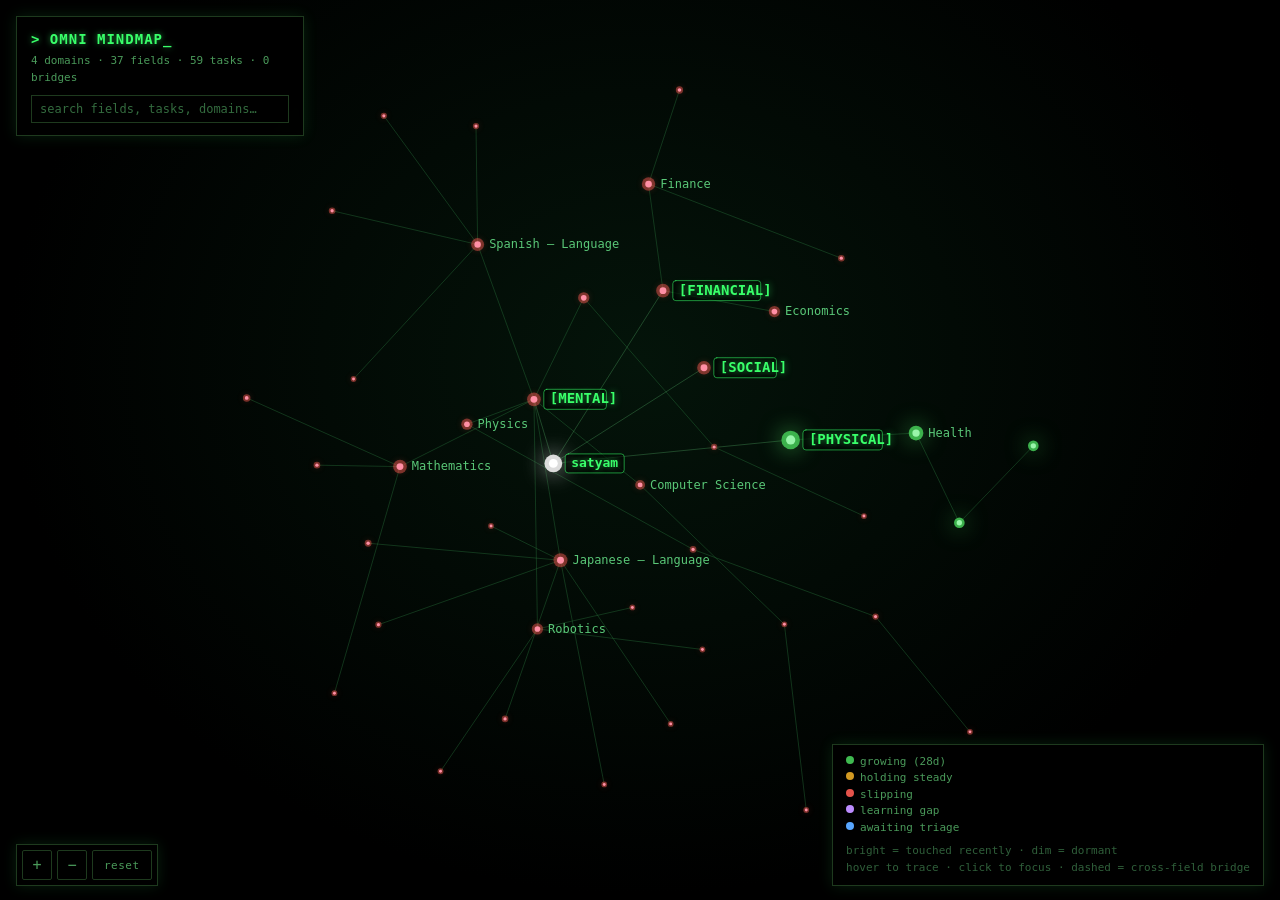
<file: static/mindmap.html>
<!DOCTYPE html>
<html lang="en">
<head>
<meta charset="utf-8">
<meta name="viewport" content="width=device-width, initial-scale=1">
<title>Omni Mindmap</title>
<style>
  * { box-sizing: border-box; margin: 0; padding: 0; }
  :root {
    --grn: #39ff6a; --grn-dim: #4a9a5a; --grn-deep: #1e3a1e;
    --red: #ff5555; --amb: #ffb86c; --pur: #bc8cff; --wht: #e6e6e6;
    --bg: #000;
  }
  html, body { height: 100%; background: var(--bg); overflow: hidden; }
  body { color: var(--grn); font: 12px/1.5 ui-monospace, "Cascadia Mono", Menlo, Consolas, monospace; }
  #cv { position: fixed; inset: 0; width: 100vw; height: 100vh; display: block;
        background: radial-gradient(ellipse at 50% 40%, #04140a 0%, #000 70%); cursor: grab; }
  #cv.drag { cursor: grabbing; }

  .panel { position: fixed; background: rgba(0,0,0,.82); border: 1px solid var(--grn-deep);
           box-shadow: 0 0 14px rgba(57,255,106,.12); backdrop-filter: blur(3px); z-index: 20; }

  #hud { top: 16px; left: 16px; padding: 12px 14px; width: 288px; }
  #hud h1 { font-size: 14px; letter-spacing: 1px; text-transform: uppercase; margin-bottom: 3px;
            color: var(--grn); text-shadow: 0 0 6px rgba(57,255,106,.6); }
  #hud h1 .cursor { animation: blink 1.1s steps(1) infinite; }
  @keyframes blink { 50% { opacity: 0; } }
  #stats { color: var(--grn-dim); font-size: 11px; margin-bottom: 9px; }
  #search { width: 100%; background: #000; border: 1px solid var(--grn-deep); color: var(--grn);
            font: 12px ui-monospace, monospace; padding: 6px 8px; outline: none; }
  #search:focus { border-color: var(--grn); box-shadow: 0 0 8px rgba(57,255,106,.25); }
  #search::placeholder { color: var(--grn-dim); opacity: .7; }
  #results { margin-top: 6px; max-height: 210px; overflow-y: auto; display: none; }
  #results.on { display: block; }
  #results div { padding: 3px 6px; color: var(--grn-dim); cursor: pointer; white-space: nowrap;
                 overflow: hidden; text-overflow: ellipsis; border-left: 2px solid transparent; }
  #results div:hover, #results div.sel { color: var(--grn); border-left-color: var(--grn); background: rgba(57,255,106,.06); }
  #results .t { color: #2f5f3a; font-size: 10px; }

  #detail { top: 16px; right: 16px; width: 300px; padding: 13px 15px; display: none; }
  #detail.on { display: block; }
  #detail .close { position: absolute; top: 8px; right: 11px; color: var(--grn-dim); cursor: pointer; font-size: 14px; }
  #detail .close:hover { color: var(--grn); }
  #detail .kicker { font-size: 10px; letter-spacing: 1.5px; text-transform: uppercase; color: var(--grn-dim); }
  #detail h2 { font-size: 15px; color: var(--grn); margin: 3px 0 10px; line-height: 1.35;
               text-shadow: 0 0 6px rgba(57,255,106,.4); overflow-wrap: anywhere; }
  #detail .row { display: flex; justify-content: space-between; gap: 12px; padding: 3px 0; color: var(--grn-dim); }
  #detail .row b { color: var(--wht); font-weight: normal; }
  #detail .pos { color: var(--grn); } #detail .neg { color: var(--red); } #detail .neu { color: var(--amb); }
  #detail .warm { margin-top: 10px; }
  #detail .warm .bar { height: 5px; background: var(--grn-deep); margin-top: 4px; overflow: hidden; }
  #detail .warm .bar i { display: block; height: 100%; background: var(--grn); box-shadow: 0 0 8px var(--grn); }
  #detail .conn { margin-top: 11px; border-top: 1px solid var(--grn-deep); padding-top: 9px; }
  #detail .conn .h { color: var(--grn-dim); font-size: 10px; text-transform: uppercase; letter-spacing: 1px; margin-bottom: 5px; }
  #detail .chip { display: inline-block; color: var(--grn-dim); border: 1px solid var(--grn-deep);
                  padding: 2px 7px; margin: 0 4px 4px 0; cursor: pointer; font-size: 11px; border-radius: 2px; }
  #detail .chip:hover { color: var(--grn); border-color: var(--grn); }

  #legend { bottom: 14px; right: 16px; padding: 9px 13px; color: var(--grn-dim); font-size: 11px; }
  #legend .dot { display: inline-block; width: 8px; height: 8px; border-radius: 50%; margin-right: 6px; vertical-align: 1px; }
  #legend .hint { margin-top: 7px; color: #2f5f3a; }

  #ctl { bottom: 14px; left: 16px; padding: 5px; display: flex; gap: 5px; }
  #ctl button { background: #000; color: var(--grn-dim); border: 1px solid var(--grn-deep);
                width: 30px; height: 30px; font: 15px monospace; cursor: pointer; border-radius: 2px; }
  #ctl button:hover { color: var(--grn); border-color: var(--grn); }
  #ctl button.wide { width: auto; padding: 0 11px; font-size: 11px; letter-spacing: .5px; }

  #tooltip { position: fixed; display: none; padding: 6px 10px; z-index: 30; pointer-events: none;
             background: rgba(0,0,0,.9); border: 1px solid var(--grn-deep); color: var(--grn);
             font: 11px monospace; max-width: 300px; box-shadow: 0 0 10px rgba(57,255,106,.2); }
  #tooltip b { color: var(--grn); text-shadow: 0 0 4px rgba(57,255,106,.5); }

  @media (max-width: 640px) {
    #hud { width: calc(100vw - 32px); } #detail { display: none !important; }
    #legend { display: none; }
  }
</style>
</head>
<body>
<canvas id="cv"></canvas>

<div id="hud" class="panel">
  <h1>&gt; omni mindmap<span class="cursor">_</span></h1>
  <div id="stats">loading…</div>
  <input id="search" placeholder="search fields, tasks, domains…" autocomplete="off" spellcheck="false">
  <div id="results"></div>
</div>

<div id="detail" class="panel">
  <span class="close" id="detailClose">×</span>
  <div class="kicker" id="dKicker"></div>
  <h2 id="dTitle"></h2>
  <div id="dRows"></div>
  <div class="warm">
    <div class="row"><span>warmth · recency</span><b id="dWarmTxt"></b></div>
    <div class="bar"><i id="dWarmBar"></i></div>
  </div>
  <div class="conn" id="dConn"></div>
</div>

<div id="legend" class="panel">
  <div><span class="dot" style="background:#3fb950"></span>growing (28d)</div>
  <div><span class="dot" style="background:#d29922"></span>holding steady</div>
  <div><span class="dot" style="background:#e5534b"></span>slipping</div>
  <div><span class="dot" style="background:#bc8cff"></span>learning gap</div>
  <div><span class="dot" style="background:#58a6ff"></span>awaiting triage</div>
  <div class="hint">bright = touched recently · dim = dormant<br>hover to trace · click to focus · dashed = cross-field bridge</div>
</div>

<div id="ctl" class="panel">
  <button id="zin" title="zoom in">+</button>
  <button id="zout" title="zoom out">−</button>
  <button id="reset" class="wide" title="reset view">reset</button>
</div>

<div id="tooltip"></div>

<script>
"use strict";
const cv = document.getElementById('cv'), ctx = cv.getContext('2d');
const tip = document.getElementById('tooltip');
let W = 0, H = 0, DPR = 1;

// ---- data ----
let NODES = [], EDGES = [], BY = new Map();
const nbr = new Map();      // id -> Set of neighbor ids
const inc = new Map();      // id -> [edges]
let bounds = { minx: -1, miny: -1, maxx: 1, maxy: 1 };

// ---- camera ----
const cam = { x: 0, y: 0, z: 1 };            // current
const target = { x: 0, y: 0, z: 1 };         // animated toward
let animating = false;
const MINZ = 0.12, MAXZ = 6.5;

// ---- interaction state ----
let hoverId = null, selectId = null;
let searchSet = null;                        // Set of ids matched by search (or null)
let active = null;                           // Set of currently-emphasized ids (or null = all normal)

// ---------- visual encoding ----------
const TIER_R   = { 0: 11, 1: 8.5, 2: 5.2, 3: 3.1, 4: 3.0 };
const TIER_FONT= { 0: 13, 1: 14, 2: 12, 3: 10.5, 4: 10 };
// min zoom at which a tier's label appears (unless node is in the active set)
const TIER_LOD = { 0: 0, 1: 0, 2: 0.34, 3: 0.72, 4: 1.5 };

const SCORE_RGB = { green: [63,185,80], amber: [210,153,34], red: [229,83,75] };
const ROUTING_RGB = { learning_gap: [188,140,255], triage_pending: [88,166,255] };
function pointColor(n) {
  // routing state wins for tasks: learning gap (needs prerequisites) or
  // awaiting a routing decision, regardless of growth score.
  if (n.type === 'task' && n.routing_state && ROUTING_RGB[n.routing_state]) {
    return ROUTING_RGB[n.routing_state];
  }
  if (n.type === 'task' && (n.owner_type === 'agent' || n.assigned_type === 'agent')) {
    return [188,140,255];
  }
  // growth-score driven color (SPEC-growth-system-revamp-2026-08)
  if (n.score_color && SCORE_RGB[n.score_color]) {
    if (n.type === 'task' && n.assigned_type === 'agent') return [188,140,255];
    return SCORE_RGB[n.score_color];
  }
  if (n.type === 'task') {
    if (n.assigned_type === 'agent') return [188,140,255];
    if (n.points > 10) return [63,185,80];
    if (n.points < 0)  return [229,83,75];
    return [210,153,34];
  }
  if (n.type === 'center') return [230,230,230];
  if (n.type === 'domain') return [57,255,106];
  if (n.points < 0) return [229,83,75];
  return [57,255,106];
}
function nodeRadius(n) {
  let r = TIER_R[n.tier] ?? 3;
  if (n.tier === 2) r += Math.min(4, Math.log2(1 + (n.task_count||0)) * 0.9);
  if (n.tier === 3) r += Math.min(2, Math.log2(1 + (n.task_count||0)) * 0.5);
  // size by windowed activity volume, not debt
  if (n.window_completions) r += Math.min(5, Math.log2(1 + n.window_completions) * 0.9);
  return r;
}

// ---------- transforms ----------
const w2sx = wx => (wx - cam.x) * cam.z + W / 2;
const w2sy = wy => (wy - cam.y) * cam.z + H / 2;
const s2wx = sx => (sx - W / 2) / cam.z + cam.x;
const s2wy = sy => (sy - H / 2) / cam.z + cam.y;

// ---------- layout ----------
// Replace the sparse server PCA positions with a radial tree + spring-electrical
// relaxation: center anchor, domains ring it, each domain's fields cluster
// nearby, subfields/tasks hang off their parents, cross edges bridge fields.
// Fills the middle, kills the crisscrossing long edges, keeps the graph story.
function computeLayout() {
  const parentOf = new Map(), kids = new Map();
  for (const n of NODES) kids.set(n.id, []);
  // spanning tree from edges (hierarchy = parent→child, core = center→domain, membership = task→tag)
  for (const e of EDGES) {
    if (e.kind === 'hierarchy' || e.kind === 'core') {
      if (!parentOf.has(e.target)) { parentOf.set(e.target, e.source); kids.get(e.source).push(e.target); }
    }
  }
  for (const e of EDGES) {
    if (e.kind === 'membership' && !parentOf.has(e.source)) {
      parentOf.set(e.source, e.target); kids.get(e.target).push(e.source);
    }
  }
  const RING = { 0: 0, 1: 230, 2: 150, 3: 78, 4: 46 };  // radius from parent by tier
  const place = (id, cx, cy, a0, a1) => {
    const n = BY.get(id);
    const depth = n.tier || 0;
    if (id === '__you') { n.x = 0; n.y = 0; }
    else {
      const a = (a0 + a1) / 2;
      const par = BY.get(parentOf.get(id));
      const px = par ? par.x : 0, py = par ? par.y : 0;
      n.x = px + Math.cos(a) * RING[depth];
      n.y = py + Math.sin(a) * RING[depth];
    }
    const ch = kids.get(id);
    if (!ch.length) return;
    // give each child an angular slice, weighted by its own subtree size
    const sizes = ch.map(c => subtreeSize(c, kids));
    const total = sizes.reduce((s, v) => s + v, 0) || 1;
    // widen the slice for deeper levels so leaves fan out
    let span = a1 - a0; if (id === '__you') span = Math.PI * 2;
    else span = Math.min(span, Math.PI * 1.15);
    let a = a0 === undefined ? -Math.PI : (a0);
    if (id === '__you') a = 0;
    let cur = a;
    for (let i = 0; i < ch.length; i++) {
      const slice = span * (sizes[i] / total);
      place(ch[i], n.x, n.y, cur, cur + slice);
      cur += slice;
    }
  };
  place('__you', 0, 0, 0, Math.PI * 2);

  // any orphans (no tree path) get parked on an outer ring
  let oi = 0;
  const orphans = NODES.filter(n => n.id !== '__you' && !parentOf.has(n.id));
  for (const n of orphans) { const a = (oi++ / Math.max(1, orphans.length)) * 6.2832; n.x = Math.cos(a) * 620; n.y = Math.sin(a) * 620; }

  // ---- spring-electrical relaxation (Fruchterman–Reingold flavored) ----
  const P = NODES.map(n => [n.x, n.y]);
  const idx = new Map(NODES.map((n, i) => [n.id, i]));
  const K = 92;                         // ideal separation
  const springs = [];
  for (const e of EDGES) {
    const u = idx.get(e.source), v = idx.get(e.target);
    if (u == null || v == null) continue;
    const w = e.kind === 'cross' ? 0.12 : e.kind === 'membership' ? 0.45
            : e.kind === 'core' ? 1.0 : 0.9;
    springs.push([u, v, w]);
  }
  let t = 140;
  for (let it = 0; it < 420; it++) {
    const disp = NODES.map(() => [0, 0]);
    for (let i = 0; i < P.length; i++) {
      for (let j = i + 1; j < P.length; j++) {
        let dx = P[i][0] - P[j][0], dy = P[i][1] - P[j][1];
        let d2 = dx * dx + dy * dy; if (d2 < 0.01) { d2 = 0.01; dx = Math.random(); dy = Math.random(); }
        const d = Math.sqrt(d2);
        const f = (K * K) / d2 * 12;     // repulsion
        const fx = (dx / d) * f, fy = (dy / d) * f;
        disp[i][0] += fx; disp[i][1] += fy; disp[j][0] -= fx; disp[j][1] -= fy;
      }
    }
    for (const [u, v, w] of springs) {
      const dx = P[v][0] - P[u][0], dy = P[v][1] - P[u][1];
      const d = Math.hypot(dx, dy) || 0.01;
      const f = (d * d) / K * 0.0009 * w;
      const fx = (dx / d) * f, fy = (dy / d) * f;
      disp[u][0] += fx; disp[u][1] += fy; disp[v][0] -= fx; disp[v][1] -= fy;
    }
    for (let i = 0; i < P.length; i++) {
      if (NODES[i].id === '__you') continue;          // pin center
      disp[i][0] -= P[i][0] * 0.012; disp[i][1] -= P[i][1] * 0.012;   // gravity to origin
      const dl = Math.hypot(disp[i][0], disp[i][1]) || 1;
      P[i][0] += (disp[i][0] / dl) * Math.min(dl, t);
      P[i][1] += (disp[i][1] / dl) * Math.min(dl, t);
    }
    t = Math.max(4, t * 0.985);
  }
  for (let i = 0; i < NODES.length; i++) { NODES[i].x = Math.round(P[i][0] * 10) / 10; NODES[i].y = Math.round(P[i][1] * 10) / 10; }
}
function subtreeSize(id, kids, seen) {
  seen = seen || new Set(); if (seen.has(id)) return 1; seen.add(id);
  let s = 1; for (const c of kids.get(id) || []) s += subtreeSize(c, kids, seen);
  return s;
}

// ---------- load ----------
async function load() {
  const g = await (await fetch('/static/graph.json?v=' + Date.now())).json();
  NODES = g.nodes; EDGES = g.edges;

  // synthetic center "you" anchor at the centroid of the domains
  const doms = NODES.filter(n => n.type === 'domain');
  const cx = doms.reduce((s, n) => s + n.x, 0) / (doms.length || 1);
  const cy = doms.reduce((s, n) => s + n.y, 0) / (doms.length || 1);
  const warm = Math.max(0, ...doms.map(n => n.warmth || 0));
  const center = { id: '__you', label: 'satyam', tier: 0, type: 'center',
                   x: cx, y: cy, warmth: warm, task_count: doms.length };
  NODES.unshift(center);
  for (const d of doms) EDGES.push({ source: '__you', target: d.id, kind: 'core', weight: 1 });

  for (const n of NODES) { BY.set(n.id, n); nbr.set(n.id, new Set()); inc.set(n.id, []); }
  for (const e of EDGES) {
    if (!BY.has(e.source) || !BY.has(e.target)) continue;
    nbr.get(e.source).add(e.target); nbr.get(e.target).add(e.source);
    inc.get(e.source).push(e); inc.get(e.target).push(e);
  }

  computeLayout();

  // bounds from structural nodes (ignore far task jitter for framing)
  const fr = NODES.filter(n => n.tier <= 3);
  bounds.minx = Math.min(...fr.map(n => n.x)); bounds.maxx = Math.max(...fr.map(n => n.x));
  bounds.miny = Math.min(...fr.map(n => n.y)); bounds.maxy = Math.max(...fr.map(n => n.y));

  // stats
  const t = NODES.filter(n => n.type === 'task').length;
  const f = NODES.filter(n => n.type === 'field' || n.type === 'subfield').length;
  const b = EDGES.filter(e => e.kind === 'cross').length;
  document.getElementById('stats').textContent =
    `${doms.length} domains · ${f} fields · ${t} tasks · ${b} bridges`;

  resize();
  fitAll(false);
  requestAnimationFrame(frame);
}

// ---------- camera helpers ----------
function fitBounds(bx, animate = true) {
  const pad = 90;
  const zx = (W - pad * 2) / Math.max(1, bx.maxx - bx.minx);
  const zy = (H - pad * 2) / Math.max(1, bx.maxy - bx.miny);
  const z = Math.max(MINZ, Math.min(MAXZ, Math.min(zx, zy)));
  flyTo((bx.minx + bx.maxx) / 2, (bx.miny + bx.maxy) / 2, z, animate);
}
function fitAll(animate = true) { fitBounds(bounds, animate); }
function flyTo(x, y, z, animate = true) {
  target.x = x; target.y = y; target.z = Math.max(MINZ, Math.min(MAXZ, z));
  if (animate) { animating = true; }
  else { cam.x = x; cam.y = y; cam.z = target.z; }
}

// ---------- active / focus set ----------
function neighborhood(id) {
  const s = new Set([id]);
  for (const nb of nbr.get(id) || []) s.add(nb);
  return s;
}
function recomputeActive() {
  if (selectId) active = neighborhood(selectId);
  else if (hoverId) active = neighborhood(hoverId);
  else if (searchSet && searchSet.size) active = searchSet;
  else active = null;
}

// ---------- render ----------
function frame() {
  // ease camera
  const dx = target.x - cam.x, dy = target.y - cam.y, dz = target.z - cam.z;
  if (Math.abs(dx) > 0.4 || Math.abs(dy) > 0.4 || Math.abs(dz) > 0.0008) {
    cam.x += dx * 0.16; cam.y += dy * 0.16; cam.z += dz * 0.16;
  } else if (animating) { cam.x = target.x; cam.y = target.y; cam.z = target.z; animating = false; }
  draw();
  requestAnimationFrame(frame);
}

function alphaFor(id) {
  if (!active) return 1;
  return active.has(id) ? 1 : 0.1;
}

function draw() {
  ctx.setTransform(DPR, 0, 0, DPR, 0, 0);
  ctx.clearRect(0, 0, W, H);
  const z = cam.z;

  // ---- edges ----
  ctx.lineCap = 'round';
  for (const e of EDGES) {
    const a = BY.get(e.source), b = BY.get(e.target);
    if (!a || !b) continue;
    const act = active && (active.has(a.id) && active.has(b.id));
    const endActive = active && (active.has(a.id) || active.has(b.id));

    // LOD: hide low-value edges when far / not relevant
    if (e.kind === 'membership' && !endActive && z < 1.3) continue;
    if (e.kind === 'cross' && !endActive && z < 0.4) continue;

    let col, wdt, alpha, dash = null;
    if (e.kind === 'cross') { col = '57,255,106'; wdt = 0.6 + Math.min(2.4, (e.weight||1) * 0.5); alpha = 0.5; dash = [5, 5]; }
    else if (e.kind === 'core') { col = '74,154,90'; wdt = 1; alpha = 0.4; }
    else if (e.kind === 'membership') { col = '30,70,40'; wdt = 0.7; alpha = 0.5; }
    else { col = '40,110,58'; wdt = 0.8; alpha = 0.55; } // hierarchy

    if (active) alpha = act ? Math.min(1, alpha + 0.45) : (endActive ? alpha * 0.5 : 0.04);
    if (alpha < 0.02) continue;

    ctx.beginPath();
    ctx.moveTo(w2sx(a.x), w2sy(a.y));
    ctx.lineTo(w2sx(b.x), w2sy(b.y));
    ctx.strokeStyle = `rgba(${col},${alpha})`;
    ctx.lineWidth = act ? wdt + 0.6 : wdt;
    ctx.setLineDash(dash || []);
    ctx.stroke();
  }
  ctx.setLineDash([]);

  // ---- nodes ----
  for (const n of NODES) {
    const sx = w2sx(n.x), sy = w2sy(n.y);
    if (sx < -60 || sx > W + 60 || sy < -60 || sy > H + 60) continue;
    // task LOD: only render task dots when zoomed in or in active set
    if (n.tier === 4 && z < 1.2 && !(active && active.has(n.id))) continue;

    const a = alphaFor(n.id);
    if (a < 0.02) continue;
    const [r, g, bl] = pointColor(n);
    const rad = Math.max(1.5, nodeRadius(n) * Math.min(1.7, 0.7 + z * 0.22));
    const warm = n.warmth ?? 0.5;
    const isActive = active && active.has(n.id);
    const isHot = n.id === hoverId || n.id === selectId;

    // glow — warmth-driven, boosted for active
    const glow = (6 + warm * 16) * (isActive ? 1.4 : 1) * (isHot ? 1.6 : 1);
    ctx.shadowColor = `rgba(${r},${g},${bl},${(0.35 + warm * 0.5) * a})`;
    ctx.shadowBlur = glow;
    ctx.beginPath();
    ctx.arc(sx, sy, rad, 0, 6.2832);
    ctx.fillStyle = `rgba(${r},${g},${bl},${(0.5 + warm * 0.45) * a})`;
    ctx.fill();
    ctx.shadowBlur = 0;

    // bright core
    ctx.beginPath();
    ctx.arc(sx, sy, rad * 0.5, 0, 6.2832);
    ctx.fillStyle = `rgba(${Math.min(255, r + 90)},${Math.min(255, g + 60)},${Math.min(255, bl + 90)},${a})`;
    ctx.fill();

    // selection / hover ring
    if (isHot) {
      ctx.beginPath();
      ctx.arc(sx, sy, rad + 4.5, 0, 6.2832);
      ctx.strokeStyle = `rgba(${r},${g},${bl},0.9)`;
      ctx.lineWidth = 1.4; ctx.stroke();
    }
  }

  // ---- labels (screen-space, fixed size, collision-culled) ----
  drawLabels(z);
}

function drawLabels(z) {
  // priority: active nodes first, then by tier (domains>fields>subfields>tasks),
  // then by importance (task_count). Higher priority claims screen space first.
  const cand = [];
  for (const n of NODES) {
    const sx = w2sx(n.x), sy = w2sy(n.y);
    if (sx < -10 || sx > W + 10 || sy < -10 || sy > H + 10) continue;
    const inActive = active && active.has(n.id);
    if (!inActive) {
      if (active && !active.has(n.id)) {
        // when something is focused, only label the focused set (keeps it clean)
        if (active.size <= 40) continue;
      }
      if (z < (TIER_LOD[n.tier] ?? 2)) continue;   // LOD gate
    }
    const pr = (inActive ? 0 : 10) + n.tier * 2 - Math.min(1.9, Math.log2(1 + (n.task_count || 0)) * 0.4);
    cand.push({ n, sx, sy, pr, inActive });
  }
  cand.sort((a, b) => a.pr - b.pr);

  const placed = [];
  const hit = (x, y, w, h) => {
    for (const r of placed)
      if (x < r.x + r.w && x + w > r.x && y < r.y + r.h && y + h > r.y) return true;
    return false;
  };

  for (const c of cand) {
    const n = c.n;
    const fs = TIER_FONT[n.tier] ?? 10;
    const bold = n.tier <= 1;
    ctx.font = `${bold ? '700 ' : ''}${fs}px ui-monospace, monospace`;
    let text = n.label;
    if (n.tier === 4 && text.length > 34) text = text.slice(0, 33) + '…';
    const tw = ctx.measureText(text).width;
    const rad = Math.max(1.5, nodeRadius(n) * Math.min(1.7, 0.7 + z * 0.22));

    // place to the right of the dot; domains/center centered-right with a pill
    const padx = 5, lx = c.sx + rad + padx, ly = c.sy;
    const boxW = tw + (n.tier <= 1 ? 12 : 4), boxH = fs + 6;
    const bx = lx - 2, by = ly - boxH / 2;

    if (!c.inActive && hit(bx, by, boxW, boxH)) continue;   // collision cull
    placed.push({ x: bx, y: by, w: boxW, h: boxH });

    const a = c.inActive ? 1 : alphaFor(n.id);
    const [r, g, bl] = n.type === 'task' ? pointColor(n)
                     : (n.tier <= 1 ? [57,255,106]          // domains + center: always green
                     : (n.points < 0 ? [229,83,75] : [90,200,120]));
    const dimmed = active && !c.inActive;

    // pill behind prominent / active labels for contrast
    if (n.tier <= 1 || c.inActive) {
      ctx.fillStyle = `rgba(0,0,0,${0.62 * a})`;
      roundRect(bx, by, boxW, boxH, 3); ctx.fill();
      if (n.tier <= 1) {
        ctx.strokeStyle = `rgba(${r},${g},${bl},${0.55 * a})`;
        ctx.lineWidth = 1; roundRect(bx, by, boxW, boxH, 3); ctx.stroke();
      }
    }

    ctx.textBaseline = 'middle'; ctx.textAlign = 'left';
    const disp = n.tier === 1 ? `[${text.toUpperCase()}]` : (n.tier === 0 ? text : text);
    if (n.tier <= 1) { ctx.shadowColor = `rgba(${r},${g},${bl},${0.6*a})`; ctx.shadowBlur = 7; }
    ctx.fillStyle = dimmed ? `rgba(${r},${g},${bl},0.28)` : `rgba(${r},${g},${bl},${a})`;
    ctx.fillText(disp, n.tier <= 1 ? lx + 4 : lx, ly + 0.5);
    ctx.shadowBlur = 0;
  }
}

function roundRect(x, y, w, h, r) {
  ctx.beginPath();
  ctx.moveTo(x + r, y);
  ctx.arcTo(x + w, y, x + w, y + h, r);
  ctx.arcTo(x + w, y + h, x, y + h, r);
  ctx.arcTo(x, y + h, x, y, r);
  ctx.arcTo(x, y, x + w, y, r);
  ctx.closePath();
}

// ---------- hit testing ----------
function pick(sx, sy) {
  let best = null, bestD = 22 * 22;   // px radius, squared
  for (const n of NODES) {
    if (n.tier === 4 && cam.z < 1.2 && !(active && active.has(n.id))) continue;
    const dx = w2sx(n.x) - sx, dy = w2sy(n.y) - sy;
    const rad = Math.max(1.5, nodeRadius(n) * Math.min(1.7, 0.7 + cam.z * 0.22));
    const d = dx * dx + dy * dy;
    const hitR = (rad + 8) * (rad + 8);
    if (d < hitR && d < bestD) { best = n; bestD = d; }
  }
  return best;
}

// ---------- detail panel ----------
const detail = document.getElementById('detail');
function pct(v) { return Math.round((v ?? 0) * 100); }
function showDetail(n) {
  document.getElementById('dKicker').textContent =
    (n.type === 'center' ? 'you' : n.type) + (n.category ? ' · ' + n.category : '');
  document.getElementById('dTitle').textContent = n.label;
  const rows = [];
  if (n.type === 'task') {
    const cls = n.points > 0 ? 'pos' : n.points < 0 ? 'neg' : 'neu';
    rows.push(['assigned to', `${n.assigned_to}${n.assigned_type === 'agent' ? ' (agent)' : ''}`]);
    if (n.routing_state) {
      const rlabel = { learning_gap: 'learning gap', triage_pending: 'awaiting triage',
                       ready: 'ready', delegated: 'delegated' }[n.routing_state] || n.routing_state;
      rows.push(['routing', rlabel]);
    }
    rows.push(['points', `<span class="${cls}">${n.points > 0 ? '+' : ''}${n.points}</span>`]);
    rows.push(['completions', n.completions ?? 0]);
    if (n.priority != null) rows.push(['priority', n.priority]);
  } else if (n.type !== 'center') {
    const cls = n.points > 0 ? 'pos' : n.points < 0 ? 'neg' : 'neu';
    rows.push(['tasks under', n.task_count ?? 0]);
    rows.push(['completions', n.completions ?? 0]);
    rows.push(['net points', `<span class="${cls}">${n.points > 0 ? '+' : ''}${n.points ?? 0}</span>`]);
  } else {
    rows.push(['domains', n.task_count]);
  }
  document.getElementById('dRows').innerHTML =
    rows.map(([k, v]) => `<div class="row"><span>${k}</span><b>${v}</b></div>`).join('');
  const w = pct(n.warmth);
  document.getElementById('dWarmTxt').textContent = w >= 95 ? 'today' : w <= 0 ? 'dormant 30d+' : w + '%';
  document.getElementById('dWarmBar').style.width = w + '%';

  // connections
  const ids = [...(nbr.get(n.id) || [])].map(i => BY.get(i)).filter(Boolean)
              .sort((a, b) => (b.warmth || 0) - (a.warmth || 0)).slice(0, 14);
  const cn = document.getElementById('dConn');
  if (ids.length) {
    cn.innerHTML = `<div class="h">connected · ${(nbr.get(n.id) || []).size}</div>` +
      ids.map(m => `<span class="chip" data-id="${m.id}">${m.label.length > 22 ? m.label.slice(0,21)+'…' : m.label}</span>`).join('');
    cn.style.display = 'block';
  } else cn.style.display = 'none';
  detail.classList.add('on');
}
document.getElementById('dConn').addEventListener('click', e => {
  const id = e.target.getAttribute('data-id'); if (id) selectNode(id);
});
document.getElementById('detailClose').addEventListener('click', () => clearSelect());

function selectNode(id, fly = true) {
  const n = BY.get(id); if (!n) return;
  selectId = id; recomputeActive(); showDetail(n);
  if (fly) {
    // fit the node + its neighborhood
    const ns = [n, ...[...neighborhood(id)].map(i => BY.get(i))].filter(Boolean);
    const bx = { minx: Math.min(...ns.map(m => m.x)), maxx: Math.max(...ns.map(m => m.x)),
                 miny: Math.min(...ns.map(m => m.y)), maxy: Math.max(...ns.map(m => m.y)) };
    if (bx.maxx - bx.minx < 30) { bx.minx -= 60; bx.maxx += 60; }
    if (bx.maxy - bx.miny < 30) { bx.miny -= 60; bx.maxy += 60; }
    fitBounds(bx, true);
  }
}
function clearSelect() {
  selectId = null; detail.classList.remove('on'); recomputeActive();
}

// ---------- search ----------
const searchEl = document.getElementById('search'), resultsEl = document.getElementById('results');
let resSel = -1, resList = [];
searchEl.addEventListener('input', () => {
  const q = searchEl.value.trim().toLowerCase();
  if (!q) { searchSet = null; resList = []; resultsEl.classList.remove('on'); recomputeActive(); return; }
  resList = NODES.filter(n => n.type !== 'center' && n.label.toLowerCase().includes(q))
                 .sort((a, b) => a.tier - b.tier || (b.warmth || 0) - (a.warmth || 0)).slice(0, 40);
  searchSet = new Set(resList.map(n => n.id));
  resSel = -1; recomputeActive(); renderResults();
});
function renderResults() {
  if (!resList.length) { resultsEl.innerHTML = '<div class="t" style="padding:4px 6px">no match</div>'; resultsEl.classList.add('on'); return; }
  resultsEl.innerHTML = resList.map((n, i) =>
    `<div data-id="${n.id}" class="${i === resSel ? 'sel' : ''}"><span class="t">[${n.type}]</span> ${n.label}</div>`).join('');
  resultsEl.classList.add('on');
}
resultsEl.addEventListener('click', e => {
  const d = e.target.closest('div[data-id]'); if (!d) return;
  searchEl.value = ''; searchSet = null; resultsEl.classList.remove('on');
  selectNode(d.getAttribute('data-id'));
});
searchEl.addEventListener('keydown', e => {
  if (e.key === 'ArrowDown') { resSel = Math.min(resList.length - 1, resSel + 1); renderResults(); e.preventDefault(); }
  else if (e.key === 'ArrowUp') { resSel = Math.max(0, resSel - 1); renderResults(); e.preventDefault(); }
  else if (e.key === 'Enter' && resList.length) {
    const n = resList[Math.max(0, resSel)];
    searchEl.value = ''; searchSet = null; resultsEl.classList.remove('on');
    selectNode(n.id);
  } else if (e.key === 'Escape') { searchEl.value = ''; searchSet = null; resultsEl.classList.remove('on'); recomputeActive(); searchEl.blur(); }
});

// ---------- pointer interaction ----------
let dragging = false, moved = false, lastX = 0, lastY = 0, downX = 0, downY = 0;
cv.addEventListener('mousedown', e => { dragging = true; moved = false; lastX = downX = e.clientX; lastY = downY = e.clientY; cv.classList.add('drag'); });
window.addEventListener('mouseup', e => {
  if (dragging && !moved) {                 // a click, not a drag
    const n = pick(e.clientX, e.clientY);
    if (n) selectNode(n.id); else clearSelect();
  }
  dragging = false; cv.classList.remove('drag');
});
window.addEventListener('mousemove', e => {
  if (dragging) {
    const dx = e.clientX - lastX, dy = e.clientY - lastY;
    if (Math.abs(e.clientX - downX) + Math.abs(e.clientY - downY) > 4) moved = true;
    cam.x -= dx / cam.z; cam.y -= dy / cam.z;
    target.x = cam.x; target.y = cam.y; animating = false;
    lastX = e.clientX; lastY = e.clientY;
    return;
  }
  // hover
  const n = pick(e.clientX, e.clientY);
  const id = n ? n.id : null;
  if (id !== hoverId) {
    hoverId = id; recomputeActive();
    cv.style.cursor = id ? 'pointer' : 'grab';
  }
  if (n) {
    let html = `<b>${n.label}</b>`;
    if (n.type === 'center') html += `<br><span style="color:#4a9a5a">the whole map</span>`;
    else if (n.type === 'task') {
      const c = n.score_color === 'green' ? '#3fb950' : n.score_color === 'amber' ? '#d29922' : '#e5534b';
      html += `<br><span style="color:#4a9a5a">${n.assigned_to}${n.assigned_type==='agent'?' (agent)':''} · <span style="color:${c}">growth ${n.growth_score>0?'+':''}${n.growth_score}</span> · ${n.window_completions||0}/${n.expected||'?'} this month · all-time ${n.points>0?'+':''}${n.points}</span>`;
    } else {
      const gsTxt = n.growth_score !== undefined ? ` · growth ${n.growth_score>0?'+':''}${n.growth_score}` : '';
      html += `<br><span style="color:#4a9a5a">${n.type} · ${n.task_count} task${n.task_count===1?'':'s'} · ${n.window_completions||0} this month${gsTxt}</span>`;
    }
    tip.innerHTML = html; tip.style.display = 'block';
    let tx = e.clientX + 14, ty = e.clientY + 14;
    if (tx + 310 > window.innerWidth) tx = e.clientX - 314;
    tip.style.left = tx + 'px'; tip.style.top = ty + 'px';
  } else tip.style.display = 'none';
});
cv.addEventListener('mouseleave', () => { tip.style.display = 'none'; if (!dragging) { hoverId = null; recomputeActive(); } });

cv.addEventListener('wheel', e => {
  e.preventDefault();
  const wx = s2wx(e.clientX), wy = s2wy(e.clientY);
  const factor = Math.exp(-e.deltaY * 0.0016);
  const nz = Math.max(MINZ, Math.min(MAXZ, cam.z * factor));
  // keep cursor anchored
  cam.z = nz;
  cam.x = wx - (e.clientX - W / 2) / cam.z;
  cam.y = wy - (e.clientY - H / 2) / cam.z;
  target.x = cam.x; target.y = cam.y; target.z = cam.z; animating = false;
}, { passive: false });

// ---------- controls ----------
function zoomBy(f) {
  const nz = Math.max(MINZ, Math.min(MAXZ, cam.z * f));
  flyTo(cam.x, cam.y, nz, true);
}
document.getElementById('zin').onclick = () => zoomBy(1.5);
document.getElementById('zout').onclick = () => zoomBy(1 / 1.5);
document.getElementById('reset').onclick = () => { clearSelect(); searchEl.value=''; searchSet=null; resultsEl.classList.remove('on'); recomputeActive(); fitAll(true); };
window.addEventListener('keydown', e => {
  if (e.key === 'Escape') { document.getElementById('reset').onclick(); searchEl.blur(); }
});

// ---------- resize ----------
function resize() {
  DPR = Math.min(2, window.devicePixelRatio || 1);
  W = window.innerWidth; H = window.innerHeight;
  cv.width = W * DPR; cv.height = H * DPR;
  cv.style.width = W + 'px'; cv.style.height = H + 'px';
}
window.addEventListener('resize', () => { resize(); });

load();
</script>
</body>
</html>
</file>
